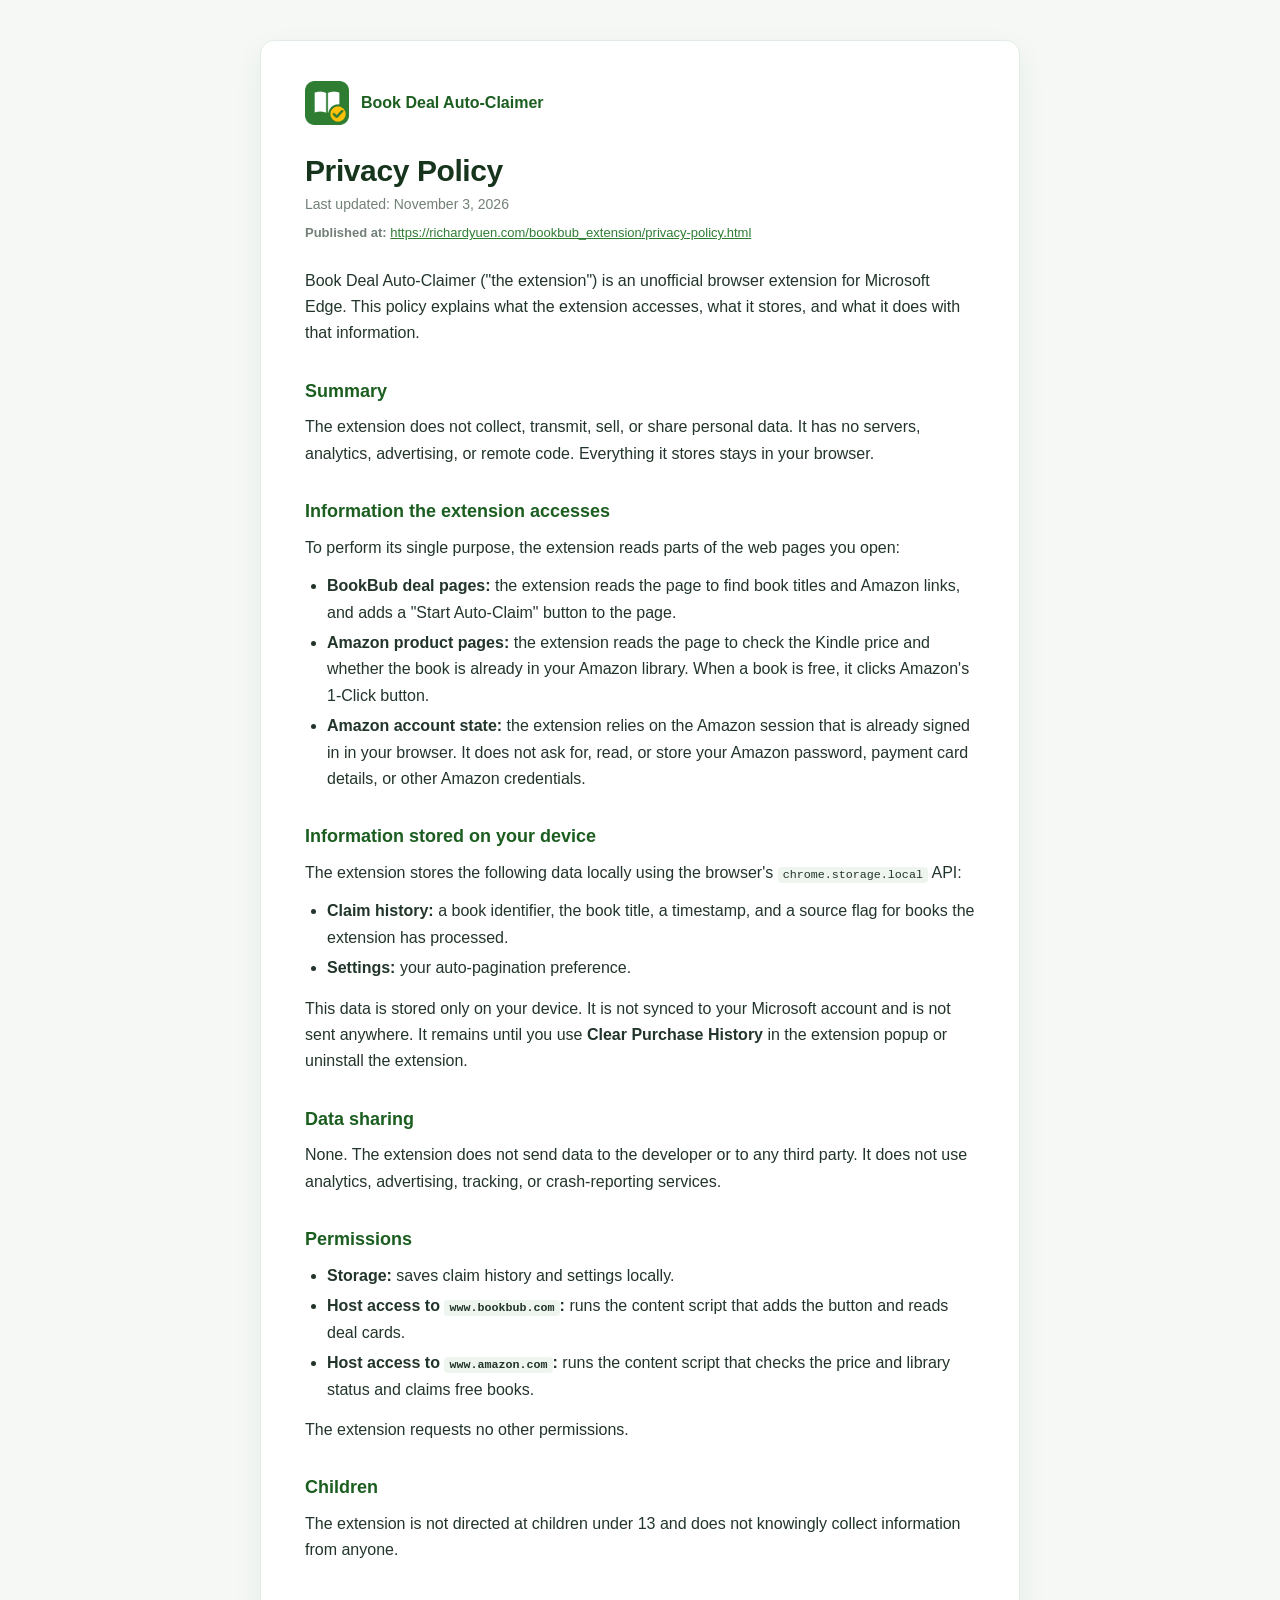
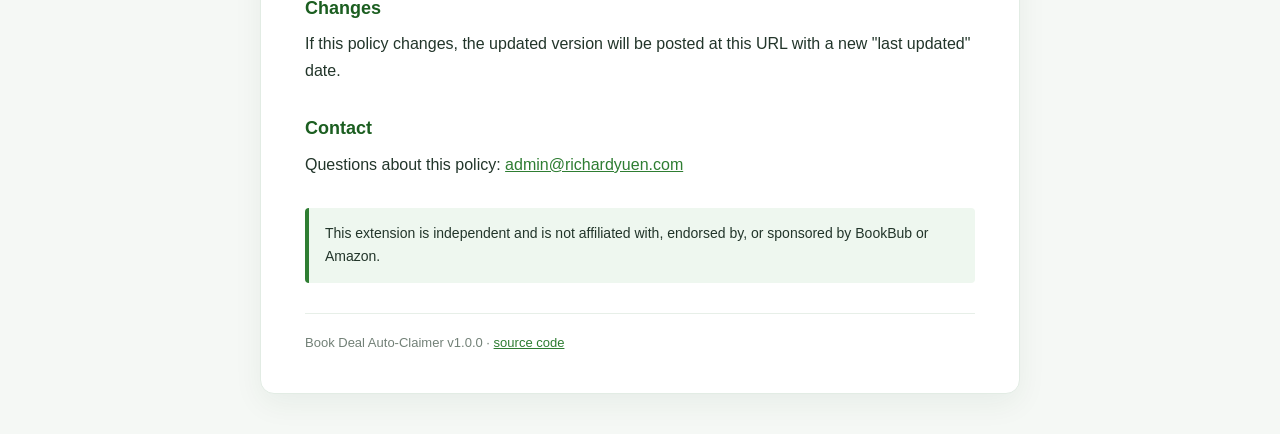
<file: docs/index.html>
<!DOCTYPE html>
<html lang="en">
<head>
  <meta charset="utf-8">
  <meta http-equiv="refresh" content="0; url=privacy-policy.html">
  <title>Book Deal Auto-Claimer — Privacy Policy</title>
</head>
<body>
  <p><a href="privacy-policy.html">Book Deal Auto-Claimer privacy policy</a></p>
</body>
</html>
</file>
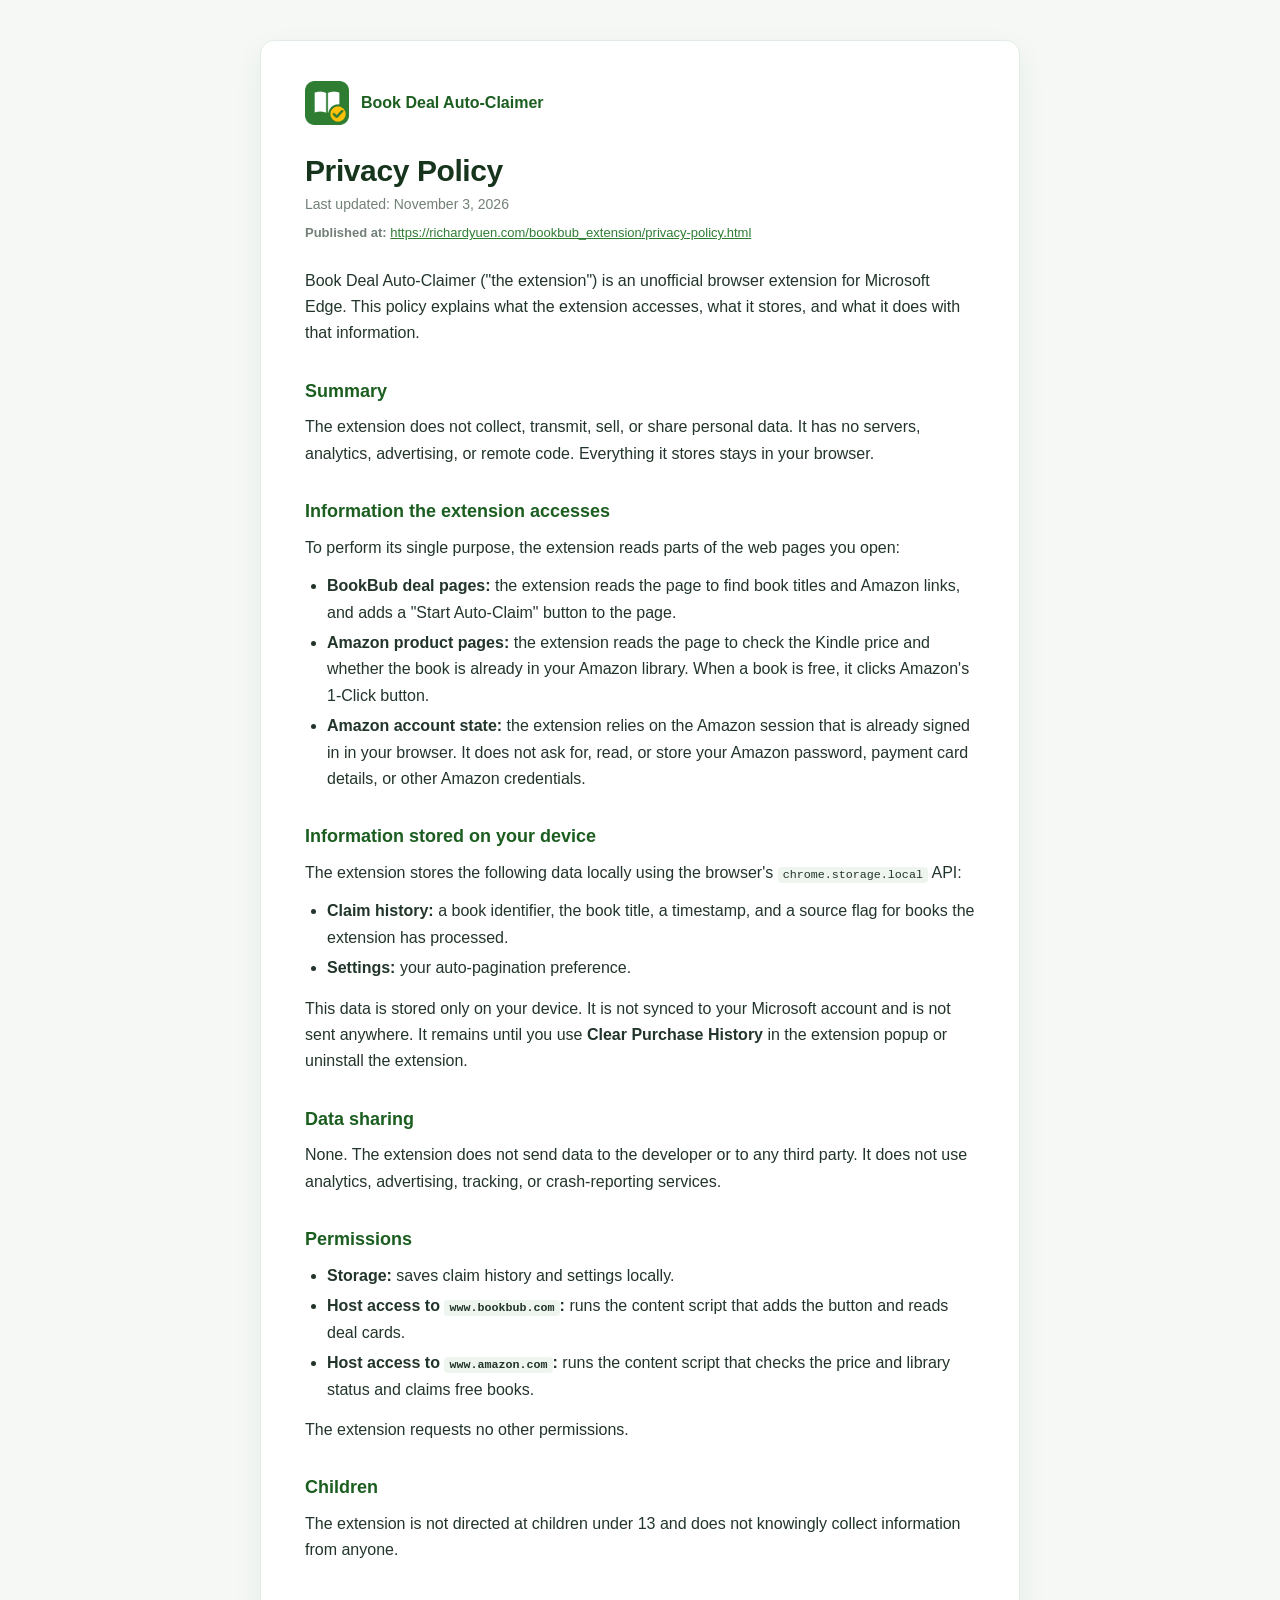
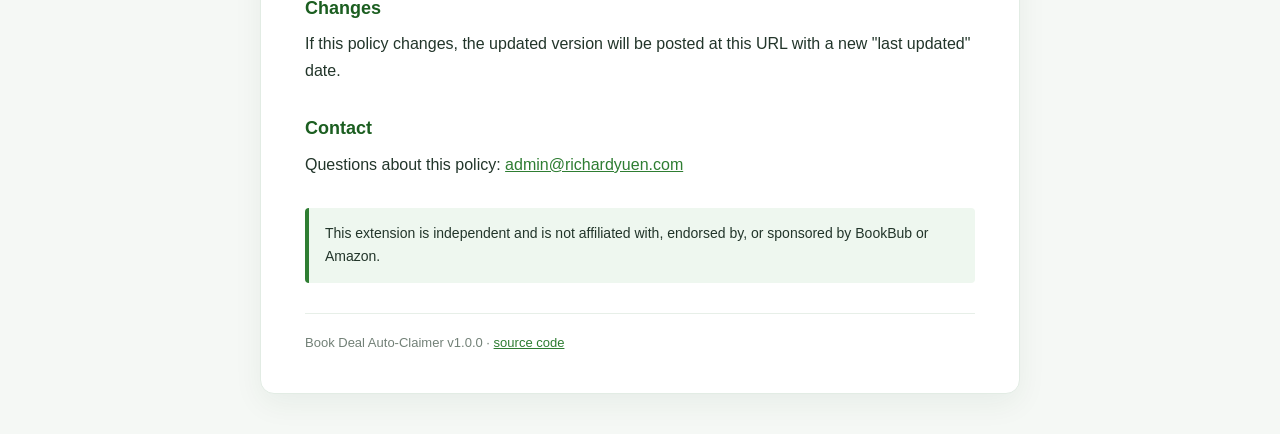
<file: docs/privacy-policy.html>
<!DOCTYPE html>
<html lang="en">
<head>
<meta charset="utf-8">
<meta name="viewport" content="width=device-width, initial-scale=1">
<title>Privacy Policy — Book Deal Auto-Claimer</title>
<style>
  :root { color-scheme: light; }
  * { box-sizing: border-box; }
  body {
    margin: 0;
    font-family: 'Segoe UI', Tahoma, Geneva, Verdana, sans-serif;
    background: #f5f8f5;
    color: #22352a;
    line-height: 1.65;
  }
  main {
    max-width: 760px;
    margin: 40px auto;
    background: #fff;
    border: 1px solid #e2ece4;
    border-radius: 14px;
    padding: 40px 44px;
    box-shadow: 0 10px 30px rgba(24, 73, 34, .06);
  }
  .brand { display: flex; align-items: center; gap: 12px; margin-bottom: 28px; }
  .brand img { width: 44px; height: 44px; }
  .brand span { font-weight: 700; color: #1b5e20; }
  h1 { font-size: 30px; line-height: 1.2; margin: 0 0 4px; color: #16351c; letter-spacing: -.4px; }
  .updated { color: #728077; font-size: 14px; margin-bottom: 6px; }
  .published { font-size: 13px; color: #728077; margin-bottom: 24px; word-break: break-all; }
  h2 { font-size: 18px; margin: 30px 0 8px; color: #1b5e20; }
  p { margin: 0 0 12px; }
  ul { margin: 0 0 14px; padding-left: 22px; }
  li { margin: 4px 0; }
  code { background: #eef5ef; border-radius: 4px; padding: 1px 5px; font-size: 90%; }
  a { color: #2e7d32; }
  .note {
    margin-top: 30px;
    padding: 14px 16px;
    background: #eef7ef;
    border-left: 4px solid #2e7d32;
    border-radius: 4px;
    font-size: 14px;
  }
  footer { margin-top: 30px; padding-top: 18px; border-top: 1px solid #e7efe8; font-size: 13px; color: #728077; }
  @media (max-width: 640px) { main { margin: 16px; padding: 26px 22px; } h1 { font-size: 25px; } }
</style>
</head>
<body>
<main>
  <div class="brand">
    <img src="icon128.png" alt="">
    <span>Book Deal Auto-Claimer</span>
  </div>

  <h1>Privacy Policy</h1>
  <div class="updated">Last updated: November 3, 2026</div>
  <p class="published"><strong>Published at:</strong> <a href="https://richardyuen.com/bookbub_extension/privacy-policy.html">https://richardyuen.com/bookbub_extension/privacy-policy.html</a></p>

  <p>Book Deal Auto-Claimer ("the extension") is an unofficial browser extension for Microsoft Edge. This policy explains what the extension accesses, what it stores, and what it does with that information.</p>

  <h2>Summary</h2>
  <p>The extension does not collect, transmit, sell, or share personal data. It has no servers, analytics, advertising, or remote code. Everything it stores stays in your browser.</p>

  <h2>Information the extension accesses</h2>
  <p>To perform its single purpose, the extension reads parts of the web pages you open:</p>
  <ul>
    <li><strong>BookBub deal pages:</strong> the extension reads the page to find book titles and Amazon links, and adds a "Start Auto-Claim" button to the page.</li>
    <li><strong>Amazon product pages:</strong> the extension reads the page to check the Kindle price and whether the book is already in your Amazon library. When a book is free, it clicks Amazon's 1-Click button.</li>
    <li><strong>Amazon account state:</strong> the extension relies on the Amazon session that is already signed in in your browser. It does not ask for, read, or store your Amazon password, payment card details, or other Amazon credentials.</li>
  </ul>

  <h2>Information stored on your device</h2>
  <p>The extension stores the following data locally using the browser's <code>chrome.storage.local</code> API:</p>
  <ul>
    <li><strong>Claim history:</strong> a book identifier, the book title, a timestamp, and a source flag for books the extension has processed.</li>
    <li><strong>Settings:</strong> your auto-pagination preference.</li>
  </ul>
  <p>This data is stored only on your device. It is not synced to your Microsoft account and is not sent anywhere. It remains until you use <strong>Clear Purchase History</strong> in the extension popup or uninstall the extension.</p>

  <h2>Data sharing</h2>
  <p>None. The extension does not send data to the developer or to any third party. It does not use analytics, advertising, tracking, or crash-reporting services.</p>

  <h2>Permissions</h2>
  <ul>
    <li><strong>Storage:</strong> saves claim history and settings locally.</li>
    <li><strong>Host access to <code>www.bookbub.com</code>:</strong> runs the content script that adds the button and reads deal cards.</li>
    <li><strong>Host access to <code>www.amazon.com</code>:</strong> runs the content script that checks the price and library status and claims free books.</li>
  </ul>
  <p>The extension requests no other permissions.</p>

  <h2>Children</h2>
  <p>The extension is not directed at children under 13 and does not knowingly collect information from anyone.</p>

  <h2>Changes</h2>
  <p>If this policy changes, the updated version will be posted at this URL with a new "last updated" date.</p>

  <h2>Contact</h2>
  <p>Questions about this policy: <a href="mailto:admin@richardyuen.com">admin@richardyuen.com</a></p>

  <div class="note">This extension is independent and is not affiliated with, endorsed by, or sponsored by BookBub or Amazon.</div>

  <footer>Book Deal Auto-Claimer v1.0.0 · <a href="https://github.com/richyuen/bookbub_extension">source code</a></footer>
</main>
</body>
</html>
</file>
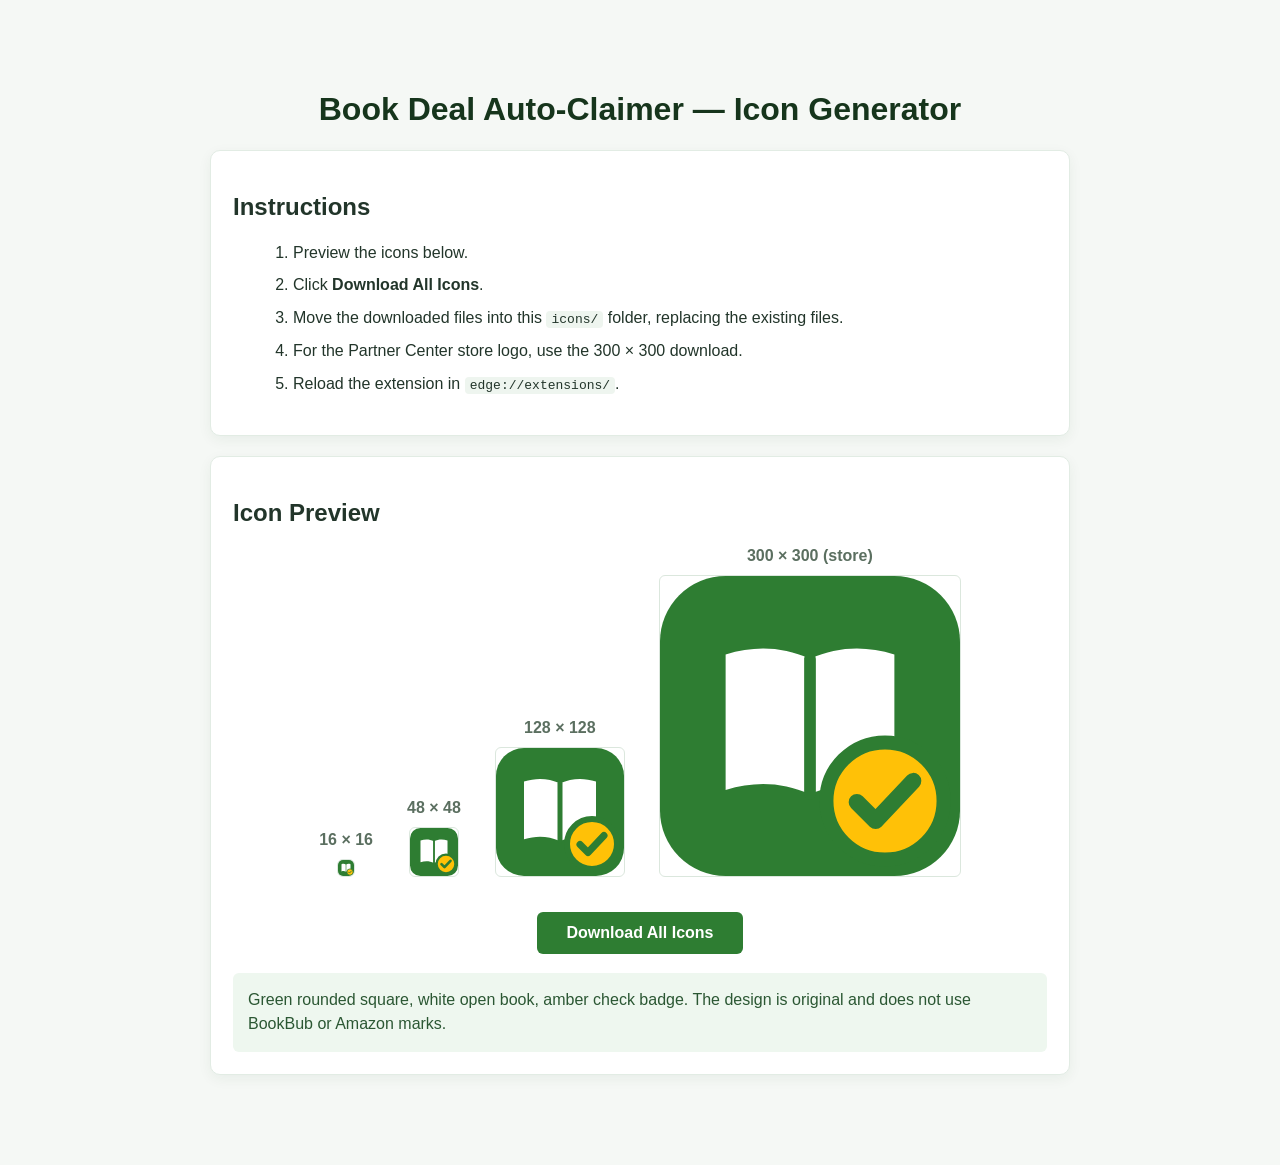
<file: icons/generate_icons.html>
<!DOCTYPE html>
<html lang="en">
<head>
  <meta charset="UTF-8">
  <meta name="viewport" content="width=device-width, initial-scale=1.0">
  <title>Book Deal Auto-Claimer — Icon Generator</title>
  <style>
    body {
      font-family: 'Segoe UI', Tahoma, Geneva, Verdana, sans-serif;
      max-width: 860px;
      margin: 50px auto;
      padding: 20px;
      background: #f5f8f5;
      color: #22352a;
    }
    h1 { color: #16351c; text-align: center; }
    .panel {
      background: #fff;
      padding: 22px;
      border-radius: 10px;
      margin-bottom: 20px;
      border: 1px solid #e2ece4;
      box-shadow: 0 4px 14px rgba(24, 73, 34, .06);
    }
    .preview-grid {
      display: flex;
      gap: 34px;
      justify-content: center;
      align-items: flex-end;
      margin: 20px 0;
      flex-wrap: wrap;
    }
    .preview-item { text-align: center; }
    .preview-item canvas {
      border: 1px solid #dbe7dd;
      border-radius: 6px;
      display: block;
      margin: 10px auto;
      background: #fff;
    }
    .preview-item label { font-weight: 700; color: #5b6f60; display: block; }
    .button-section { text-align: center; margin-top: 20px; }
    button {
      background: #2e7d32;
      color: #fff;
      border: none;
      padding: 12px 30px;
      font-size: 16px;
      font-weight: 700;
      border-radius: 6px;
      cursor: pointer;
      margin: 5px;
    }
    button:hover { background: #256428; }
    .info {
      background: #eef7ef;
      color: #2b5733;
      padding: 15px;
      border-radius: 6px;
      margin-top: 14px;
      line-height: 1.55;
    }
    ol { margin-left: 20px; }
    li { margin: 8px 0; line-height: 1.55; }
    code { background: #eef5ef; border-radius: 4px; padding: 1px 5px; }
    .success { background: #e8f5e9; color: #2e7d32; padding: 14px; border-radius: 6px; margin-top: 16px; display: none; text-align: center; font-weight: 700; }
  </style>
</head>
<body>
  <h1>Book Deal Auto-Claimer — Icon Generator</h1>

  <div class="panel">
    <h2>Instructions</h2>
    <ol>
      <li>Preview the icons below.</li>
      <li>Click <strong>Download All Icons</strong>.</li>
      <li>Move the downloaded files into this <code>icons/</code> folder, replacing the existing files.</li>
      <li>For the Partner Center store logo, use the 300 × 300 download.</li>
      <li>Reload the extension in <code>edge://extensions/</code>.</li>
    </ol>
  </div>

  <div class="panel">
    <h2>Icon Preview</h2>
    <div class="preview-grid">
      <div class="preview-item"><label>16 × 16</label><canvas id="canvas16" width="16" height="16"></canvas></div>
      <div class="preview-item"><label>48 × 48</label><canvas id="canvas48" width="48" height="48"></canvas></div>
      <div class="preview-item"><label>128 × 128</label><canvas id="canvas128" width="128" height="128"></canvas></div>
      <div class="preview-item"><label>300 × 300 (store)</label><canvas id="canvas300" width="300" height="300"></canvas></div>
    </div>
    <div class="button-section">
      <button onclick="downloadAllIcons()">Download All Icons</button>
    </div>
    <div class="info">
      Green rounded square, white open book, amber check badge. The design is original and does not use
      BookBub or Amazon marks.
    </div>
    <div id="success" class="success">All four PNGs downloaded. Check your Downloads folder.</div>
  </div>

  <script>
    const ICON_SVG = `<svg xmlns="http://www.w3.org/2000/svg" viewBox="0 0 128 128">
      <rect width="128" height="128" rx="28" fill="#2E7D32"/>
      <path d="M28 33.5c12.5-3.8 24-3.4 36 1.8 12-5.2 23.5-5.6 36-1.8v57.8c-12.5-3.8-24-3.4-36 1.8-12-5.2-23.5-5.6-36-1.8V33.5z" fill="#FFFFFF"/>
      <path d="M64 35.3v57.8" stroke="#2E7D32" stroke-width="5" stroke-linecap="round"/>
      <circle cx="96" cy="96" r="25" fill="#FFC107" stroke="#2E7D32" stroke-width="6"/>
      <path d="M84 96.5l8 8 16-17" fill="none" stroke="#2E7D32" stroke-width="7" stroke-linecap="round" stroke-linejoin="round"/>
    </svg>`;

    const iconUrl = 'data:image/svg+xml;base64,' + btoa(ICON_SVG);

    function drawIcon(canvas) {
      const ctx = canvas.getContext('2d');
      const img = new Image();
      img.onload = () => ctx.drawImage(img, 0, 0, canvas.width, canvas.height);
      img.src = iconUrl;
    }

    function downloadIcon(canvasId, filename) {
      const link = document.createElement('a');
      link.download = filename;
      link.href = document.getElementById(canvasId).toDataURL('image/png');
      link.click();
    }

    function downloadAllIcons() {
      downloadIcon('canvas16', 'icon16.png');
      setTimeout(() => downloadIcon('canvas48', 'icon48.png'), 100);
      setTimeout(() => downloadIcon('canvas128', 'icon128.png'), 200);
      setTimeout(() => downloadIcon('canvas300', 'icon300.png'), 300);
      setTimeout(() => { document.getElementById('success').style.display = 'block'; }, 600);
    }

    ['16', '48', '128', '300'].forEach(size => drawIcon(document.getElementById('canvas' + size)));
  </script>
</body>
</html>
</file>
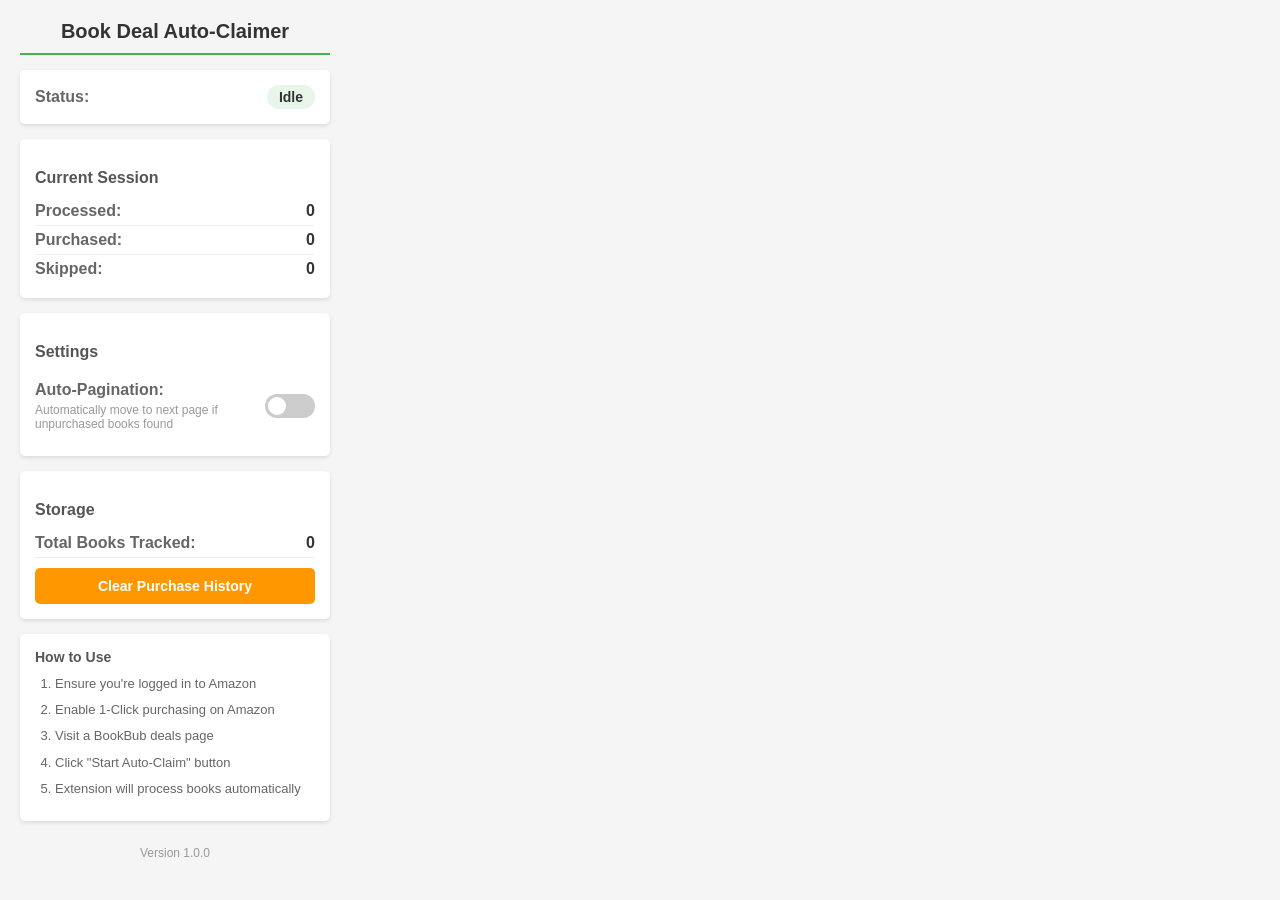
<file: popup/popup.html>
<!DOCTYPE html>
<html lang="en">
<head>
  <meta charset="UTF-8">
  <meta name="viewport" content="width=device-width, initial-scale=1.0">
  <title>Book Deal Auto-Claimer</title>
  <link rel="stylesheet" href="popup.css">
</head>
<body>
  <div class="container">
    <h1>Book Deal Auto-Claimer</h1>

    <div class="status-section">
      <div class="status-item">
        <span class="label">Status:</span>
        <span id="status" class="value">Idle</span>
      </div>
    </div>

    <div class="stats-section">
      <h2>Current Session</h2>
      <div class="stat-item">
        <span class="label">Processed:</span>
        <span id="processed" class="value">0</span>
      </div>
      <div class="stat-item">
        <span class="label">Purchased:</span>
        <span id="purchased" class="value">0</span>
      </div>
      <div class="stat-item">
        <span class="label">Skipped:</span>
        <span id="skipped" class="value">0</span>
      </div>
    </div>

    <div class="settings-section">
      <h2>Settings</h2>
      <div class="setting-item">
        <label for="auto-pagination" class="setting-label">
          <span class="label">Auto-Pagination:</span>
          <span class="setting-description">Automatically move to next page if unpurchased books found</span>
        </label>
        <label class="toggle-switch">
          <input type="checkbox" id="auto-pagination">
          <span class="toggle-slider"></span>
        </label>
      </div>
    </div>

    <div class="storage-section">
      <h2>Storage</h2>
      <div class="stat-item">
        <span class="label">Total Books Tracked:</span>
        <span id="total-books" class="value">0</span>
      </div>
      <button id="clear-storage" class="btn btn-warning">Clear Purchase History</button>
    </div>

    <div class="instructions">
      <h3>How to Use</h3>
      <ol>
        <li>Ensure you're logged in to Amazon</li>
        <li>Enable 1-Click purchasing on Amazon</li>
        <li>Visit a BookBub deals page</li>
        <li>Click "Start Auto-Claim" button</li>
        <li>Extension will process books automatically</li>
      </ol>
    </div>

    <div class="footer">
      <p>Version 1.0.0</p>
    </div>
  </div>

  <script src="popup.js"></script>
</body>
</html>
</file>
<file: popup/popup.css>
* {
  margin: 0;
  padding: 0;
  box-sizing: border-box;
}

body {
  font-family: 'Segoe UI', Tahoma, Geneva, Verdana, sans-serif;
  width: 350px;
  background: #f5f5f5;
}

.container {
  padding: 20px;
}

h1 {
  font-size: 20px;
  color: #333;
  margin-bottom: 15px;
  text-align: center;
  border-bottom: 2px solid #4CAF50;
  padding-bottom: 10px;
}

h2 {
  font-size: 16px;
  color: #555;
  margin-bottom: 10px;
  margin-top: 15px;
}

h3 {
  font-size: 14px;
  color: #555;
  margin-bottom: 8px;
}

.status-section {
  background: white;
  padding: 15px;
  border-radius: 5px;
  margin-bottom: 15px;
  box-shadow: 0 2px 4px rgba(0,0,0,0.1);
}

.status-item {
  display: flex;
  justify-content: space-between;
  align-items: center;
}

.stats-section,
.settings-section,
.storage-section {
  background: white;
  padding: 15px;
  border-radius: 5px;
  margin-bottom: 15px;
  box-shadow: 0 2px 4px rgba(0,0,0,0.1);
}

.stat-item {
  display: flex;
  justify-content: space-between;
  padding: 5px 0;
  border-bottom: 1px solid #eee;
}

.stat-item:last-child {
  border-bottom: none;
}

.setting-item {
  display: flex;
  justify-content: space-between;
  align-items: center;
  padding: 10px 0;
  border-bottom: 1px solid #eee;
}

.setting-item:last-child {
  border-bottom: none;
}

.setting-label {
  display: flex;
  flex-direction: column;
  gap: 4px;
  flex: 1;
}

.setting-description {
  font-size: 12px;
  color: #999;
  font-weight: normal;
}

/* Toggle Switch */
.toggle-switch {
  position: relative;
  display: inline-block;
  width: 50px;
  height: 24px;
  flex-shrink: 0;
}

.toggle-switch input {
  opacity: 0;
  width: 0;
  height: 0;
}

.toggle-slider {
  position: absolute;
  cursor: pointer;
  top: 0;
  left: 0;
  right: 0;
  bottom: 0;
  background-color: #ccc;
  transition: 0.3s;
  border-radius: 24px;
}

.toggle-slider:before {
  position: absolute;
  content: "";
  height: 18px;
  width: 18px;
  left: 3px;
  bottom: 3px;
  background-color: white;
  transition: 0.3s;
  border-radius: 50%;
}

input:checked + .toggle-slider {
  background-color: #4CAF50;
}

input:checked + .toggle-slider:before {
  transform: translateX(26px);
}

.toggle-slider:hover {
  opacity: 0.9;
}

.label {
  font-weight: 600;
  color: #666;
}

.value {
  font-weight: bold;
  color: #333;
}

#status {
  padding: 4px 12px;
  border-radius: 12px;
  background: #e8f5e9;
  font-size: 14px;
}

.btn {
  width: 100%;
  padding: 10px;
  border: none;
  border-radius: 5px;
  font-size: 14px;
  font-weight: 600;
  cursor: pointer;
  transition: background 0.3s;
  margin-top: 10px;
}

.btn-warning {
  background: #ff9800;
  color: white;
}

.btn-warning:hover {
  background: #e68900;
}

.instructions {
  background: white;
  padding: 15px;
  border-radius: 5px;
  margin-bottom: 15px;
  box-shadow: 0 2px 4px rgba(0,0,0,0.1);
}

.instructions ol {
  margin-left: 20px;
  margin-top: 10px;
}

.instructions li {
  margin-bottom: 8px;
  font-size: 13px;
  color: #666;
  line-height: 1.4;
}

.footer {
  text-align: center;
  padding: 10px;
  font-size: 12px;
  color: #999;
}

/* Scrollbar styling */
::-webkit-scrollbar {
  width: 8px;
}

::-webkit-scrollbar-track {
  background: #f1f1f1;
}

::-webkit-scrollbar-thumb {
  background: #888;
  border-radius: 4px;
}

::-webkit-scrollbar-thumb:hover {
  background: #555;
}
</file>
